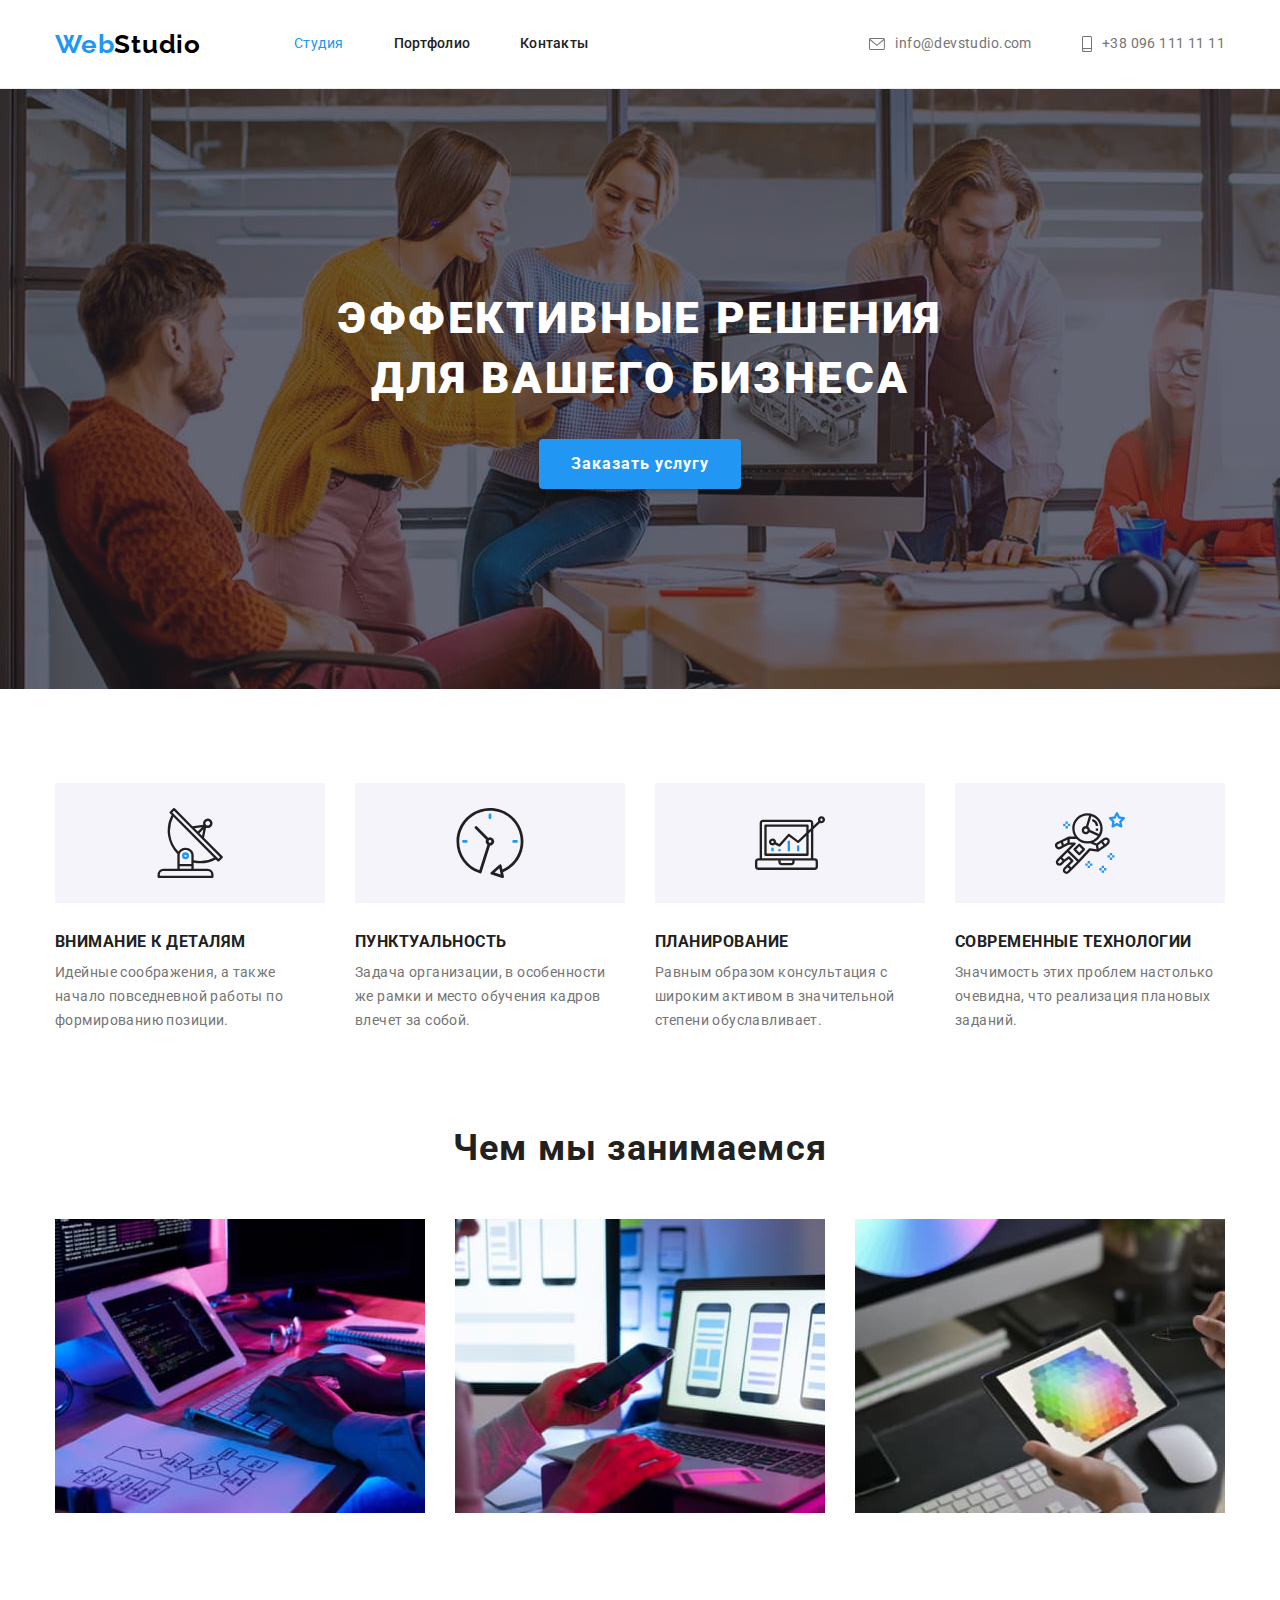
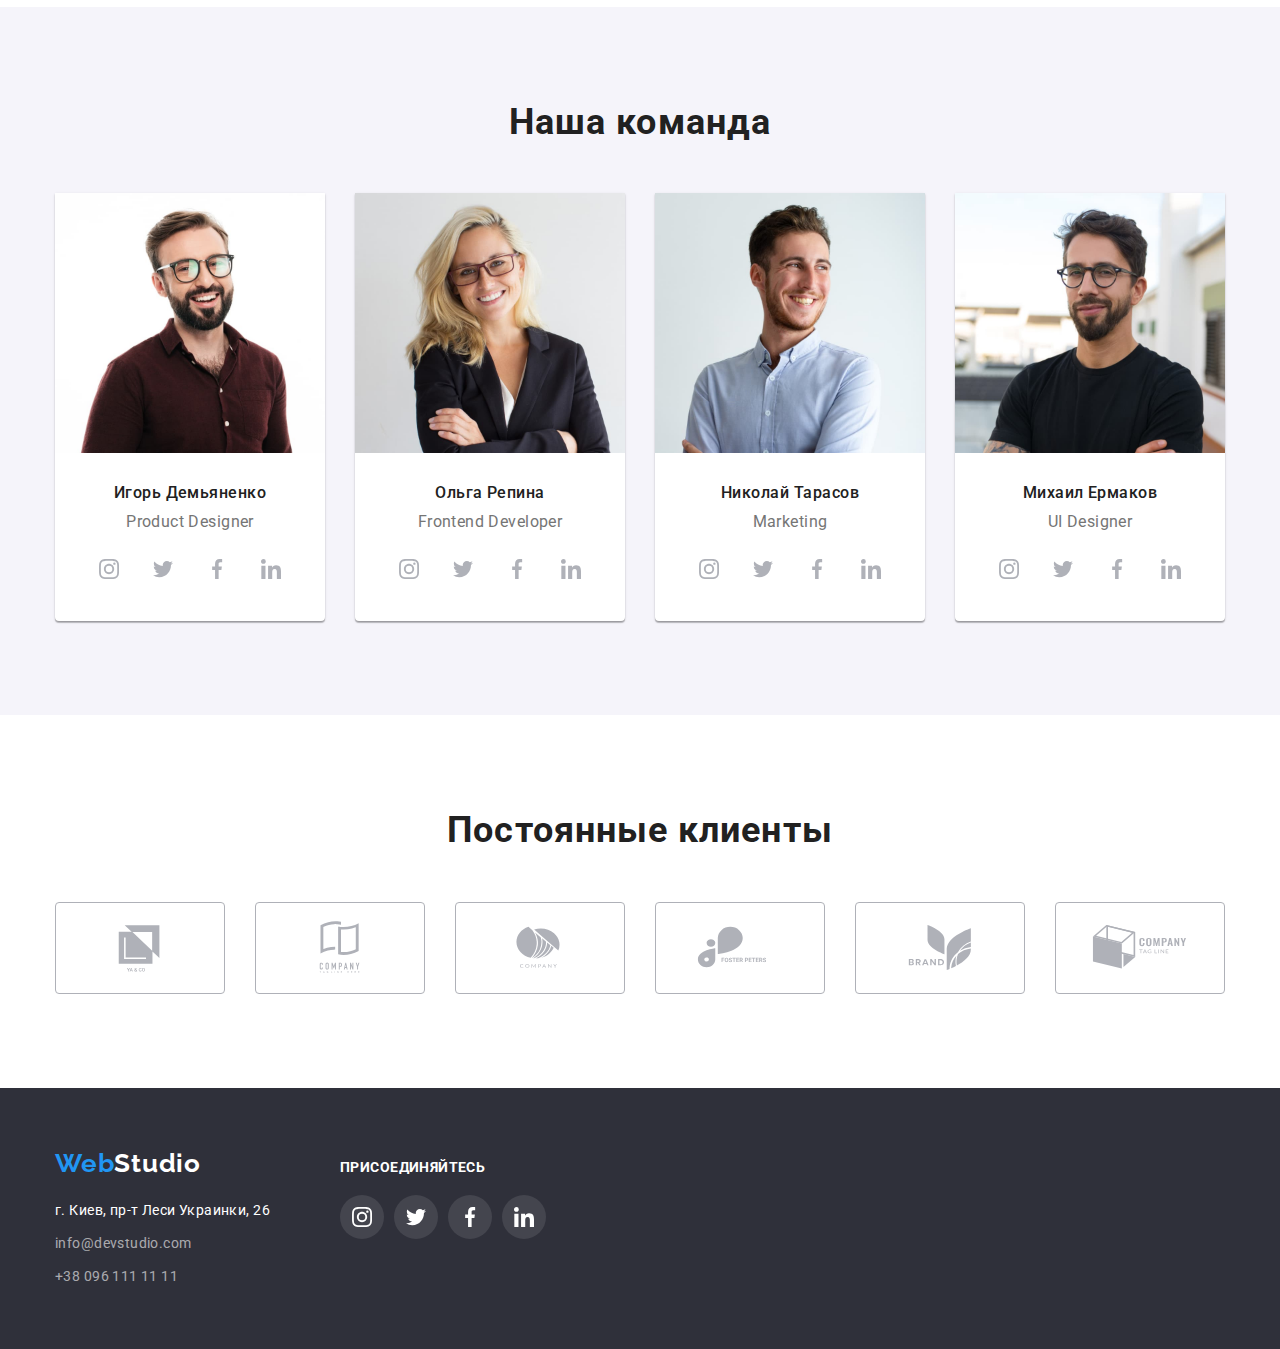
<file: index.html>
<!DOCTYPE html>
<html lang="ru">
  <head class="page-header">
    <meta charset="UTF-8" />
    <meta http-equiv="X-UA-Compatible" content="IE=edge" />
    <meta name="viewport" content="width=device-width, initial-scale=1.0" />
    <title>Студия</title>
    <link
      href="https://fonts.googleapis.com/css2?family=Raleway:wght@700&family=Roboto:wght@400;500;700;900&display=swap"
      rel="stylesheet"
    />
    <link
      rel="stylesheet"
      href="https://cdn.jsdelivr.net/npm/modern-normalize@1.1.0/modern-normalize.min.css"
    />
    <link rel="stylesheet" href="./css/style.css" />
  </head>
  <body>
    <!-- Хедер -->
    <header>
      <!-- Навигация -->

      <div class="container main-header">
        <nav class="navigation">
          <a href="./index.html" lang="en" class="logo"
            >Web<span class="logo-black">Studio</span></a
          >
          <ul class="site-nav">
            <li class="item-nav">
              <a href="./index.html" class="site-nav current">Студия</a>
            </li>

            <li class="item-nav">
              <a href="./portfolio.html" class="link">Портфолио</a>
            </li>

            <li class="item-nav"><a href="" class="link">Контакты</a></li>
          </ul>
        </nav>

        <!-- Контактная информация -->
        <ul class="contact-info">
          <li class="item-contact">
            <a href="mailto:info@devstudio.com" class="link-contact">
              <svg class="contact-mail">
                <use href="./images/icons.svg#mail"></use>
              </svg>
              info@devstudio.com</a
            >
          </li>

          <li class="item-contact">
            <a href="tel:+380961111111" class="link-contact">
              <svg class="contact-phone">
                <use href="./images/icons.svg#smartphone"></use>
              </svg>
              +38 096 111 11 11</a
            >
          </li>
        </ul>
      </div>
    </header>

    <!-- Основной контент -->
    <main>
      <!-- Герой -->
      <section class="hero">
        <div class="container major">
          <div class="hero-position">
            <h1 class="hero-title">Эффективные решения для вашего бизнеса</h1>
          </div>
          <button type="button" class="button maine">Заказать услугу</button>
        </div>
      </section>

      <!-- Наши особенности -->

      <section class="section peculiarities">
        <div class="container">
          <h2 class="visually-hidden">Наши особенности</h2>
          <ul class="benefits">
            <li class="benefits-item">
              <div class="wrapper">
                <svg class="benefits-icon" width="70" height="70">
                  <use href="./images/icons.svg#antenna"></use>
                </svg>
              </div>
              <h3 class="subtitle">Внимание к деталям</h3>
              <p>
                Идейные соображения, а также начало повседневной работы по формированию позиции.
              </p>
            </li>

            <li class="benefits-item">
              <div class="wrapper">
                <svg class="benefits-icon" width="70" height="70">
                  <use href="./images/icons.svg#clock"></use>
                </svg>
              </div>
              <h3 class="subtitle">Пунктуальность</h3>
              <p>
                Задача организации, в особенности же рамки и место обучения кадров влечет за собой.
              </p>
            </li>

            <li class="benefits-item">
              <div class="wrapper">
                <svg class="benefits-icon" width="70" height="70">
                  <use href="./images/icons.svg#diagram"></use>
                </svg>
              </div>
              <h3 class="subtitle">Планирование</h3>
              <p>
                Равным образом консультация с широким активом в значительной степени обуславливает.
              </p>
            </li>

            <li class="benefits-item">
              <div class="wrapper">
                <svg class="benefits-icon" width="70" height="70">
                  <use href="./images/icons.svg#astronaut"></use>
                </svg>
              </div>
              <h3 class="subtitle">Современные технологии</h3>
              <p>Значимость этих проблем настолько очевидна, что реализация плановых заданий.</p>
            </li>
          </ul>
        </div>
      </section>

      <!-- Чим мы занимаемся -->

      <section class="section">
        <div class="container">
          <h2 class="title">Чем мы занимаемся</h2>
          <ul class="services">
            <li class="services-item">
              <img src="./images/work/img.jpg" alt="Пишем код" width="370" height="294" />
            </li>

            <li class="services-item">
              <img src="./images/work/img1.jpg" alt="Дизайн страницы" width="370" height="294" />
            </li>

            <li class="services-item">
              <img
                src="./images/work/img2.jpg"
                alt="Дизайнерское оформление"
                width="370"
                height="294"
              />
            </li>
          </ul>
        </div>
      </section>

      <!-- Наша команда -->
      <section class="section team">
        <div class="container">
          <h2 class="title">Наша команда</h2>
          <ul class="employee-list">
            <li class="employee-card">
              <img
                src="./images/employees/img3.jpg"
                alt="Фото Игоря Демьяненко"
                width="270"
                height="260"
                class="photo"
              />
              <div class="employee-info">
                <h3 class="caption-team">Игорь Демьяненко</h3>
                <p lang="en" class="text">Product Designer</p>
                <ul class="social-list">
                  <li class="social-list-item">
                    <a href="" class="social-list-link">
                      <svg class="social-list-icon" width="20" height="20">
                        <use href="./images/icons.svg#instagram"></use>
                      </svg>
                    </a>
                  </li>
                  <li class="social-list-item">
                    <a href="" class="social-list-link">
                      <svg class="social-list-icon" width="20" height="20">
                        <use href="./images/icons.svg#twitter"></use>
                      </svg>
                    </a>
                  </li>
                  <li class="social-list-item">
                    <a href="" class="social-list-link">
                      <svg class="social-list-icon" width="20" height="20">
                        <use href="./images/icons.svg#facebook"></use>
                      </svg>
                    </a>
                  </li>
                  <li class="social-list-item">
                    <a href="" class="social-list-link">
                      <svg class="social-list-icon" width="20" height="20">
                        <use href="./images/icons.svg#linkedin"></use>
                      </svg>
                    </a>
                  </li>
                </ul>
              </div>
            </li>

            <li class="employee-card">
              <img
                src="./images/employees/img4.jpg"
                alt="Фото Ольги Репиной"
                width="270"
                height="260"
                class="photo"
              />
              <div class="employee-info">
                <h3 class="caption-team">Ольга Репина</h3>
                <p lang="en" class="text">Frontend Developer</p>
                <ul class="social-list">
                  <li class="social-list-item">
                    <a href="" class="social-list-link">
                      <svg class="social-list-icon" width="20" height="20">
                        <use href="./images/icons.svg#instagram"></use>
                      </svg>
                    </a>
                  </li>
                  <li class="social-list-item">
                    <a href="" class="social-list-link">
                      <svg class="social-list-icon" width="20" height="20">
                        <use href="./images/icons.svg#twitter"></use>
                      </svg>
                    </a>
                  </li>
                  <li class="social-list-item">
                    <a href="" class="social-list-link">
                      <svg class="social-list-icon" width="20" height="20">
                        <use href="./images/icons.svg#facebook"></use>
                      </svg>
                    </a>
                  </li>
                  <li class="social-list-item">
                    <a href="" class="social-list-link">
                      <svg class="social-list-icon" width="20" height="20">
                        <use href="./images/icons.svg#linkedin"></use>
                      </svg>
                    </a>
                  </li>
                </ul>
              </div>
            </li>

            <li class="employee-card">
              <img
                src="./images/employees/img5.jpg"
                alt="Фото Николая Тарасова"
                width="270"
                height="260"
                class="photo"
              />
              <div class="employee-info">
                <h3 class="caption-team">Николай Тарасов</h3>
                <p lang="en" class="text">Marketing</p>
                <ul class="social-list">
                  <li class="social-list-item">
                    <a href="" class="social-list-link">
                      <svg class="social-list-icon" width="20" height="20">
                        <use href="./images/icons.svg#instagram"></use>
                      </svg>
                    </a>
                  </li>
                  <li class="social-list-item">
                    <a href="" class="social-list-link">
                      <svg class="social-list-icon" width="20" height="20">
                        <use href="./images/icons.svg#twitter"></use>
                      </svg>
                    </a>
                  </li>
                  <li class="social-list-item">
                    <a href="" class="social-list-link">
                      <svg class="social-list-icon" width="20" height="20">
                        <use href="./images/icons.svg#facebook"></use>
                      </svg>
                    </a>
                  </li>
                  <li class="social-list-item">
                    <a href="" class="social-list-link">
                      <svg class="social-list-icon" width="20" height="20">
                        <use href="./images/icons.svg#linkedin"></use>
                      </svg>
                    </a>
                  </li>
                </ul>
              </div>
            </li>

            <li class="employee-card">
              <img
                src="./images/employees/img6.jpg"
                alt="Фото Михаила Ермакова"
                width="270"
                height="260"
                class="photo"
              />
              <div class="employee-info">
                <h3 class="caption-team">Михаил Ермаков</h3>
                <p lang="en" class="text">UI Designer</p>
                <ul class="social-list">
                  <li class="social-list-item">
                    <a href="" class="social-list-link">
                      <svg class="social-list-icon" width="20" height="20">
                        <use href="./images/icons.svg#instagram"></use>
                      </svg>
                    </a>
                  </li>
                  <li class="social-list-item">
                    <a href="" class="social-list-link">
                      <svg class="social-list-icon" width="20" height="20">
                        <use href="./images/icons.svg#twitter"></use>
                      </svg>
                    </a>
                  </li>
                  <li class="social-list-item">
                    <a href="" class="social-list-link">
                      <svg class="social-list-icon" width="20" height="20">
                        <use href="./images/icons.svg#facebook"></use>
                      </svg>
                    </a>
                  </li>
                  <li class="social-list-item">
                    <a href="" class="social-list-link">
                      <svg class="social-list-icon" width="20" height="20">
                        <use href="./images/icons.svg#linkedin"></use>
                      </svg>
                    </a>
                  </li>
                </ul>
              </div>
            </li>
          </ul>
        </div>
      </section>
    </main>

    <!-- Постоянные клиенты -->
    <section class="section">
      <div class="container">
        <h2 class="title">Постоянные клиенты</h2>
        <ul class="clients-list">
          <li class="clients-item">
            <a href="" class="clients-link">
              <svg class="clients-icon" width="106" height="60">
                <use href="./images/icons.svg#logo1"></use>
              </svg>
            </a>
          </li>
          <li class="clients-item">
            <a href="" class="clients-link">
              <svg class="clients-icon" width="106" height="60">
                <use href="./images/icons.svg#logo2"></use>
              </svg>
            </a>
          </li>
          <li class="clients-item">
            <a href="" class="clients-link">
              <svg class="clients-icon" width="106" height="60">
                <use href="./images/icons.svg#logo3"></use>
              </svg>
            </a>
          </li>
          <li class="clients-item">
            <a href="" class="clients-link">
              <svg class="clients-icon" width="106" height="60">
                <use href="./images/icons.svg#logo4"></use>
              </svg>
            </a>
          </li>
          <li class="clients-item">
            <a href="" class="clients-link">
              <svg class="clients-icon" width="106" height="60">
                <use href="./images/icons.svg#logo5"></use>
              </svg>
            </a>
          </li>
          <li class="clients-item">
            <a href="" class="clients-link">
              <svg class="clients-icon" width="106" height="60">
                <use href="./images/icons.svg#logo6"></use>
              </svg>
            </a>
          </li>
        </ul>
      </div>
    </section>

    <!-- Футер -->
    <footer class="footer basement">
      <div class="container cellar">
        <div class="company-address">
          <a href="./index.html" lang="en" class="logo footer">
            Web<span class="logo-white footer">Studio</span></a
          >
          <address>
            <ul class="end-page">
              <li class="address footer-entrance">г. Киев, пр-т Леси Украинки, 26</li>

              <li class="footer-entrance">
                <a href="mailto:info@devstudio.com" class="contact">info@devstudio.com</a>
              </li>

              <li>
                <a href="tel:+380961111111" class="contact">+38 096 111 11 11</a>
              </li>
            </ul>
          </address>
        </div>
        <div>
          <p class="subtitle-invitation">присоединяйтесь</p>
          <ul class="social-list">
            <li class="social-list-item">
              <a href="" class="social-list-link-footer">
                <svg class="social-list-icon" width="20" height="20">
                  <use href="./images/icons.svg#instagram"></use>
                </svg>
              </a>
            </li>
            <li class="social-list-item">
              <a href="" class="social-list-link-footer">
                <svg class="social-list-icon" width="20" height="20">
                  <use href="./images/icons.svg#twitter"></use>
                </svg>
              </a>
            </li>
            <li class="social-list-item">
              <a href="" class="social-list-link-footer">
                <svg class="social-list-icon" width="20" height="20">
                  <use href="./images/icons.svg#facebook"></use>
                </svg>
              </a>
            </li>
            <li class="social-list-item">
              <a href="" class="social-list-link-footer">
                <svg class="social-list-icon" width="20" height="20">
                  <use href="./images/icons.svg#linkedin"></use>
                </svg>
              </a>
            </li>
          </ul>
        </div>
      </div>
    </footer>
  </body>
</html>
</file>
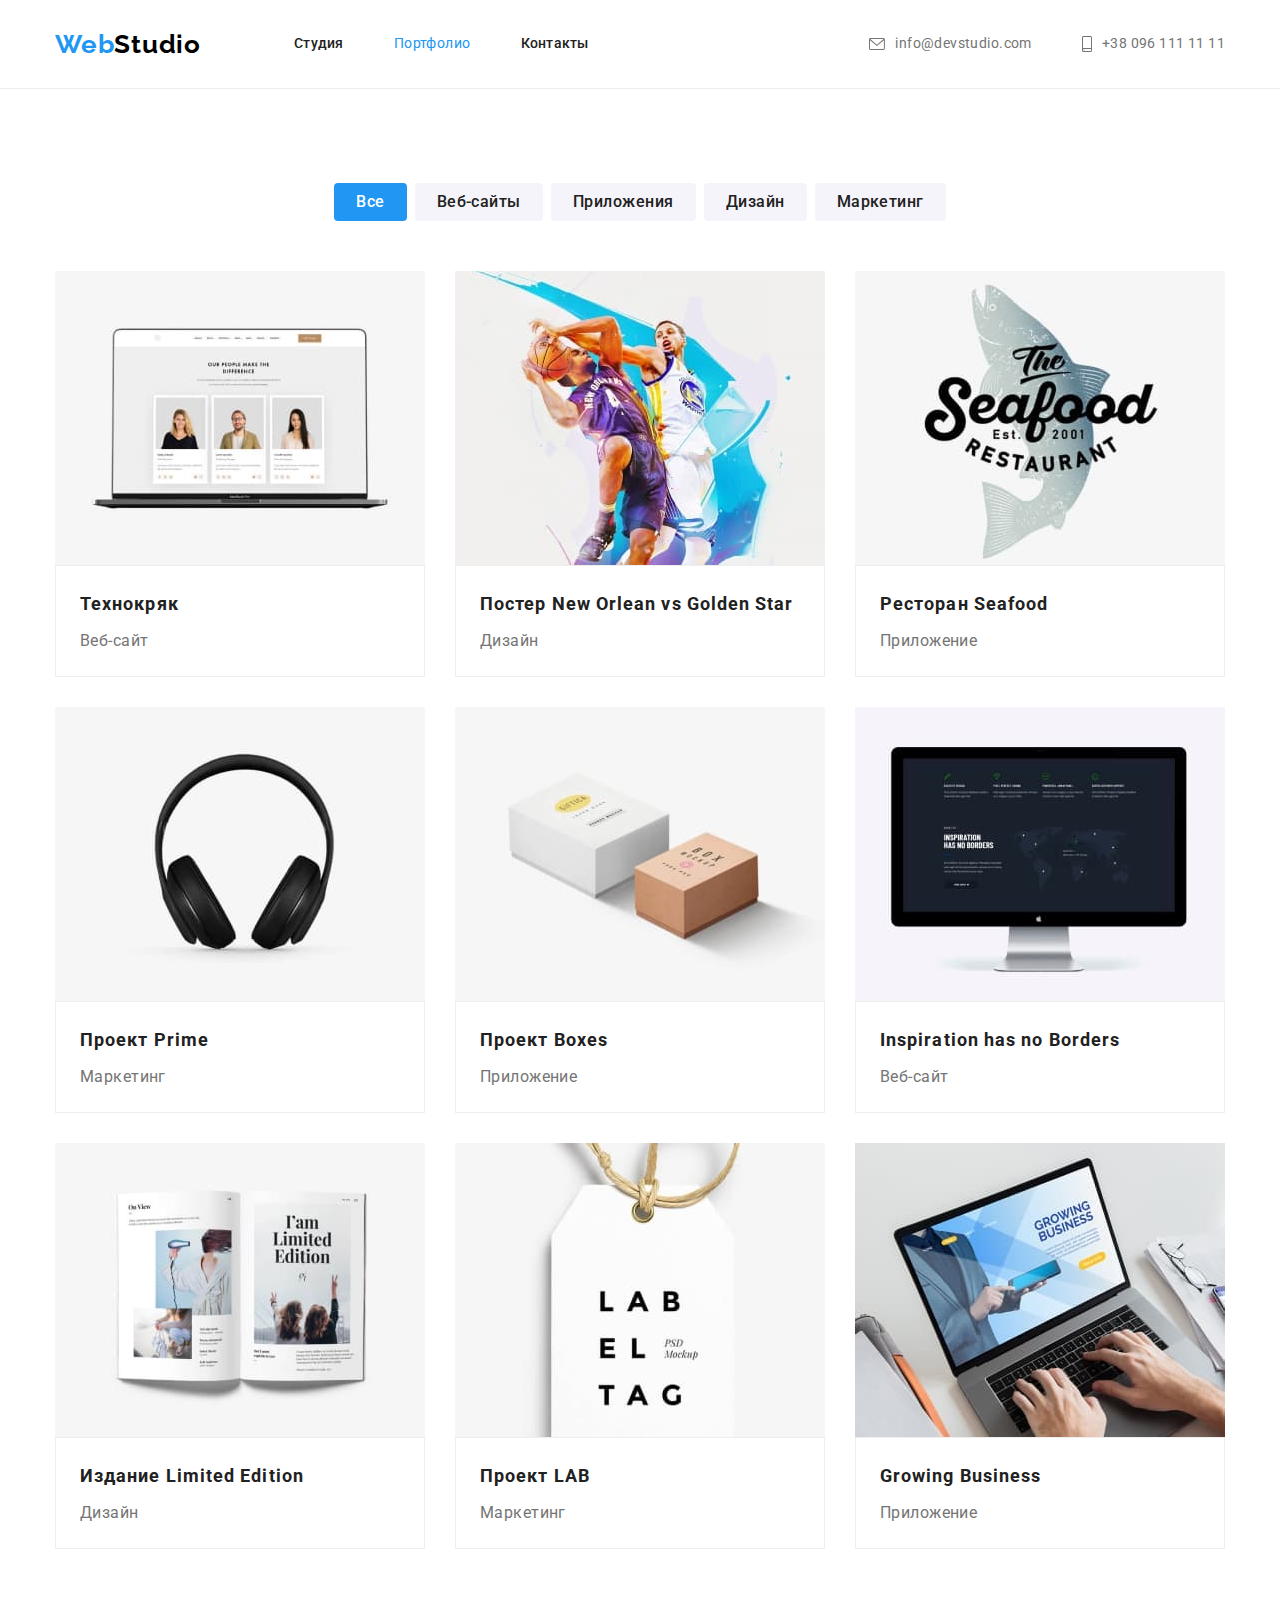
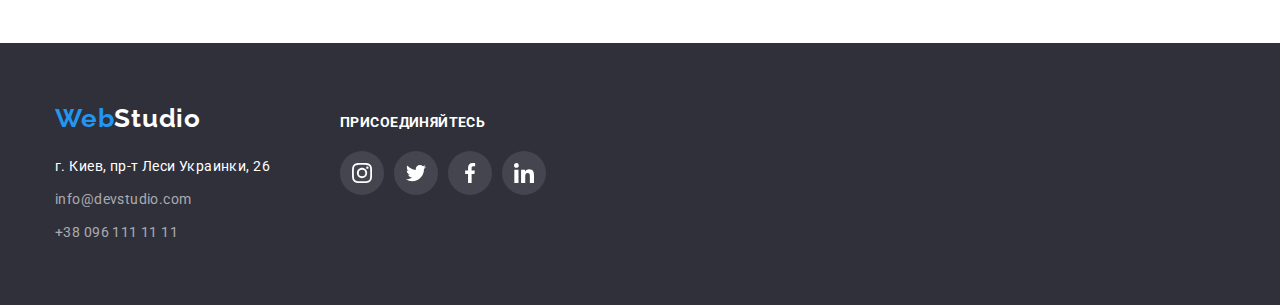
<file: portfolio.html>
<!DOCTYPE html>
<html lang="ru">
  <head>
    <meta charset="UTF-8" />
    <meta http-equiv="X-UA-Compatible" content="IE=edge" />
    <meta name="viewport" content="width=device-width, initial-scale=1.0" />
    <title>Портфолио</title>
    <link
      href="https://fonts.googleapis.com/css2?family=Raleway:wght@700&family=Roboto:wght@400;500;700;900&display=swap"
      rel="stylesheet"
    />
    <link
      rel="stylesheet"
      href="https://cdn.jsdelivr.net/npm/modern-normalize@1.1.0/modern-normalize.min.css"
    />
    <link rel="stylesheet" href="./css/style.css" />
  </head>
  <body>
    <!-- Хедер -->
    <header>
      <!-- Навігація -->
      <div class="container main-header">
        <nav class="navigation">
          <a href="./index.html" lang="en" class="logo"
            >Web<span class="logo-black">Studio</span></a
          >
          <ul class="site-nav">
            <li class="item-nav">
              <a href="./index.html" class="link">Студия</a>
            </li>

            <li class="item-nav">
              <a href="./portfolio.html" class="site-nav current">Портфолио</a>
            </li>

            <li class="item-nav"><a href="" class="link">Контакты</a></li>
          </ul>
        </nav>

        <!-- Контактна інформація -->

        <ul class="contact-info">
          <li class="item-contact">
            <a href="mailto:info@devstudio.com" class="link-contact">
              <svg class="contact-mail">
                <use href="./images/icons.svg#mail"></use>
              </svg>
              info@devstudio.com</a
            >
          </li>

          <li class="item-contact">
            <a href="tel:+380961111111" class="link-contact">
              <svg class="contact-phone">
                <use href="./images/icons.svg#smartphone"></use>
              </svg>
              +38 096 111 11 11</a
            >
          </li>
        </ul>
      </div>
    </header>

    <!-- Основний контент -->
    <main>
      <!-- Фільтр -->

      <section class="section">
        <div class="container">
          <h1 class="visually-hidden">Список проектов</h1>
          <ul class="filter">
            <li class="filter-item">
              <button type="button" class="button secondary current">Все</button>
            </li>
            <li class="filter-item">
              <button type="button" class="button secondary">Веб-сайты</button>
            </li>
            <li class="filter-item">
              <button type="button" class="button secondary">Приложения</button>
            </li>
            <li class="filter-item">
              <button type="button" class="button secondary">Дизайн</button>
            </li>
            <li class="filter-item">
              <button type="button" class="button secondary">Маркетинг</button>
            </li>
          </ul>

          <!-- Картотека проектів -->

          <ul class="card-set">
            <li class="item">
              <img
                src="./images/projects/technocryac.jpg"
                alt="люди на экране компьютера"
                width="370"
                height="294"
              />
              <div class="name-projects">
                <h2 class="subject">Технокряк</h2>
                <p class="name-project">Веб-сайт</p>
              </div>
            </li>

            <li class="item">
              <img
                src="./images/projects/neworlean.jpg"
                alt="двое мужчин играют в баскетбол"
                width="370"
                height="294"
              />
              <div class="name-projects">
                <h2 class="subject">Постер <span lang="en">New Orlean vs Golden Star</span></h2>
                <p class="name-project">Дизайн</p>
              </div>
            </li>

            <li class="item">
              <img
                src="./images/projects/seafood.jpg"
                alt="логотип ресторана Сифуд"
                width="370"
                height="294"
              />
              <div class="name-projects">
                <h2 class="subject">Ресторан <span lang="en">Seafood</span></h2>
                <p class="name-project">Приложение</p>
              </div>
            </li>

            <li class="item">
              <img
                src="./images/projects/prime.jpg"
                alt="черные наушники"
                width="370"
                height="294"
              />
              <div class="name-projects">
                <h2 class="subject">Проект <span lang="en">Prime</span></h2>
                <p class="name-project">Маркетинг</p>
              </div>
            </li>

            <li class="item">
              <img
                src="./images/projects/boxes.jpg"
                alt="белая и коричневая коробки"
                width="370"
                height="294"
              />
              <div class="name-projects">
                <h2 class="subject">Проект <span lang="en">Boxes</span></h2>
                <p class="name-project">Приложение</p>
              </div>
            </li>

            <li class="item">
              <img
                src="./images/projects/inspiration.jpg"
                alt="екран монитора с помеченной картой"
                width="370"
                height="294"
              />
              <div class="name-projects">
                <h2 lang="en" class="subject">Inspiration has no Borders</h2>
                <p class="name-project">Веб-сайт</p>
              </div>
            </li>

            <li class="item">
              <img
                src="./images/projects/limitededition.jpg"
                alt="открытая книга"
                width="370"
                height="294"
              />
              <div class="name-projects">
                <h2 class="subject">Издание <span lang="en">Limited Edition</span></h2>
                <p class="name-project">Дизайн</p>
              </div>
            </li>

            <li class="item">
              <img src="./images/projects/lab.jpg" alt="этикетка" width="370" height="294" />
              <div class="name-projects">
                <h2 class="subject">Проект <span lang="en">LAB</span></h2>
                <p class="name-project">Маркетинг</p>
              </div>
            </li>

            <li class="item">
              <img
                src="./images/projects/growing.jpg"
                alt="на мониторе компьютера открыта презентация проекта растущий бизнес"
                width="370"
                height="294"
              />
              <div class="name-projects">
                <h2 lang="en" class="subject">Growing Business</h2>
                <p class="name-project">Приложение</p>
              </div>
            </li>
          </ul>
        </div>
      </section>
    </main>

    <!-- Футер -->
    <footer class="footer basement">
      <div class="container cellar">
        <div class="company-address">
          <a href="./index.html" lang="en" class="logo footer">
            Web<span class="logo-white footer">Studio</span></a
          >
          <address>
            <ul class="end-page">
              <li class="address footer-entrance">г. Киев, пр-т Леси Украинки, 26</li>

              <li class="footer-entrance">
                <a href="mailto:info@devstudio.com" class="contact">info@devstudio.com</a>
              </li>

              <li>
                <a href="tel:+380961111111" class="contact">+38 096 111 11 11</a>
              </li>
            </ul>
          </address>
        </div>
        <div>
          <p class="subtitle-invitation">присоединяйтесь</p>
          <ul class="social-list">
            <li class="social-list-item">
              <a href="" class="social-list-link-footer">
                <svg class="socail-list-icon" width="20" height="20">
                  <use href="./images/icons.svg#instagram"></use>
                </svg>
              </a>
            </li>
            <li class="social-list-item">
              <a href="" class="social-list-link-footer">
                <svg class="socail-list-icon" width="20" height="20">
                  <use href="./images/icons.svg#twitter"></use>
                </svg>
              </a>
            </li>
            <li class="social-list-item">
              <a href="" class="social-list-link-footer">
                <svg class="socail-list-icon" width="20" height="20">
                  <use href="./images/icons.svg#facebook"></use>
                </svg>
              </a>
            </li>
            <li class="social-list-item">
              <a href="" class="social-list-link-footer">
                <svg class="socail-list-icon" width="20" height="20">
                  <use href="./images/icons.svg#linkedin"></use>
                </svg>
              </a>
            </li>
          </ul>
        </div>
      </div>
    </footer>
  </body>
</html>
</file>
<file: css/style.css>
h1,
h2,
h3,
h4,
h5,
h6,
p {
  margin-top: 0;
  margin-bottom: 0;
}

ul,
ol {
  margin-top: 0;
  margin-bottom: 0;
  padding-left: 0;
  list-style: none;
}

img {
  display: block;
}

a {
  text-decoration: none;
}

/* Переменные */
:root {
  --primary-text-color: #757575;
  --title-text-color: #212121;
  --accent-color: #2196f3;
  --background-dark: #2f303a;
  --contrasting-color: #ffffff;
  --svg-color: #afb1b8;
  --background-secondary-color: #f5f4fa;
}

/* Body */
body {
  background-color: var(--contrasting-color);
  color: var(--primary-text-color);
  font-family: Roboto, sans-serif;
  font-size: 14px;
  line-height: 1.71;
  letter-spacing: 0.03em;
}

.button {
  color: var(--contrasting-color);
  background-color: var(--accent-color);
  border: none;
  font-family: inherit;
  cursor: pointer;
  font-weight: 500;
  font-size: 16px;
  line-height: 1.62;
  letter-spacing: 0.03em;
  border-radius: 4px;
}

/* =====================Общие стили=============== */

/* ==================Навигация===================== */

header {
  border-bottom: 1px solid #ececec;
}

.container {
  width: 1200px;
  margin-left: auto;
  margin-right: auto;
  padding-left: 15px;
  padding-right: 15px;
}

.section {
  padding-bottom: 94px;
  padding-top: 94px;
}

.main-header,
.site-nav,
.navigation,
.item-nav {
  display: flex;
  align-items: center;
}

.logo {
  font-family: Raleway, sans-serif;
  color: var(--accent-color);
  font-weight: 700;
  font-size: 26px;
  line-height: 1.19;
  letter-spacing: 0.03em;
  margin-right: 93px;
}

.link,
.current {
  color: var(--title-text-color);
  padding: 32px 0;
  display: block;
}

.logo-black {
  color: #000000;
}

.logo-white {
  color: var(--contrasting-color);
}

.site-nav .item-nav:not(:last-child) {
  margin-right: 50px;
}

.site-nav .link {
  font-weight: 500;
  line-height: 1.14;
  letter-spacing: 0.02em;
}

.site-nav .link:hover,
.site-nav .link:focus {
  color: var(--accent-color);
}

.site-nav.current {
  color: var(--accent-color);
}

/* ===================/Навигация====================== */

/* ===================Контактная информация=========== */

.contact-info {
  display: flex;
  margin-left: auto;
}

.link-contact {
  color: var(--primary-text-color);
}

.link-contact:hover,
.link-contact:focus {
  color: var(--accent-color);
}

.contact-info .item-contact + .item-contact {
  margin-left: 50px;
}

.link-contact {
  padding: 32px 0;
  display: flex;
  align-items: center;
}

.contact-mail {
  width: 16px;
  height: 12px;
  fill: currentColor;
  margin-right: 10px;
}

.contact-phone {
  width: 10px;
  height: 16px;
  fill: currentColor;
  margin-right: 10px;
}

.contact-mail:hover,
.contact-mail:focus {
  fill: currentColor;
}

.contact-phone:hover,
.contact-phone:focus {
  fill: currentColor;
}

/* ===================/Контактная информация=========== */

/* ===================Footer============================ */
.visually-hidden {
  position: absolute;
  width: 1px;
  height: 1px;
  padding: 0;
  margin: -1px;
  overflow: hidden;
  clip: rect(0, 0, 0, 0);
  white-space: nowrap;
  border: 0;
}

.address {
  color: var(--contrasting-color);
  font-style: normal;
  margin-right: 70px;
}

.contact {
  color: rgba(255, 255, 255, 0.6);
  font-style: normal;
}

.contact:hover,
.contact:focus {
  color: var(--accent-color);
}

.footer {
  background-color: var(--background-dark);
}

.basement {
  padding-top: 60px;
  padding-bottom: 60px;
}

.end-page {
  margin-top: 20px;
}
.footer-entrance {
  margin-bottom: 9px;
}

.subtitle-invitation {
  color: var(--contrasting-color);
  font-weight: 700;
  line-height: 1.14;
  letter-spacing: 0.03em;
  text-transform: uppercase;
  margin-bottom: 20px;
  margin-top: 12px;
}

.cellar {
  display: flex;
}

.social-list-link-footer {
  display: flex;
  justify-content: center;
  align-items: center;
  width: 44px;
  height: 44px;
  border-radius: 50%;
  background-color: rgba(255, 255, 255, 0.1);
  fill: var(--contrasting-color);
}

.social-list-link-footer:hover,
.social-list-link-footer:focus {
  background-color: var(--accent-color);
}
/* ===================/Footer============================ */

/* =====================/Общие стили=============== */

/* =====================Студия======================== */

/* ====================Герой=========================== */
.hero {
  padding: 200px 0;
  background-image: linear-gradient(rgba(47, 48, 58, 0.4), rgba(47, 48, 58, 0.4)),
    url(../images/backgroundimage.jpg);
  background-color: #c4c4c4;
  background-size: cover;
}

.container.major {
  text-align: center;
}

.hero-position {
  display: flex;
  justify-content: center;
}

.hero-title {
  color: var(--contrasting-color);
  font-weight: 900;
  font-size: 44px;
  line-height: 1.36;
  text-transform: uppercase;
  letter-spacing: 0.06em;
  width: 696px;
}

.maine {
  display: inline-block;
  padding: 10px 32px;
  font-weight: 700;
  font-size: 16px;
  line-height: 1.88;
  text-align: center;
  letter-spacing: 0.06em;
  box-shadow: 0px 4px 4px rgba(0, 0, 0, 0.15);
  margin-top: 30px;
}

.button.maine:hover,
.button.maine:focus {
  background-color: #188ce8;
}

/* ====================/Герой=========================== */

/* ====================Наши особенности================== */

.peculiarities {
  padding-bottom: 0;
}
.subtitle {
  color: var(--title-text-color);
  font-weight: 700;
  line-height: 1.14;
  letter-spacing: 0.03em;
  text-transform: uppercase;
  margin-bottom: 10px;
  margin-top: 30px;
}

.benefits {
  display: flex;
}

.benefits-item {
  min-width: 270px;
}

.benefits .benefits-item:not(:last-child) {
  margin-right: 30px;
}

.wrapper {
  display: flex;
  justify-content: center;
  align-items: center;
  width: 100%;
  height: 120px;
  background-color: var(--background-secondary-color);
}

/* =======================/Наши особенности==================== */

/* ========================Чем мы занимаемся==================== */

.title {
  color: var(--title-text-color);
  font-weight: 700;
  font-size: 36px;
  line-height: 1.17;
  text-align: center;
  letter-spacing: 0.03em;
  margin-bottom: 50px;
}

.services {
  display: flex;
}

.services .services-item:not(:last-child) {
  margin-right: 30px;
}

/* ========================/Чем мы занимаемся==================== */

/* ======================== Наша команда ========================*/

.team {
  background-color: var(--background-secondary-color);
}

.employee-list {
  display: flex;
  flex-wrap: wrap;
  gap: 30px;
}

.employee-card {
  flex-basis: calc(100%-90px / 4);
  box-shadow: 0px 1px 3px rgba(0, 0, 0, 0.12), 0px 1px 1px rgba(0, 0, 0, 0.14),
    0px 2px 1px rgba(0, 0, 0, 0.2);
  border-radius: 0px 0px 4px 4px;
  width: 270px;
  background-color: var(--contrasting-color);
}

.employee-info {
  padding: 30px 0;
}

.caption-team {
  font-weight: 500;
  font-size: 16px;
  line-height: 1.19;
  letter-spacing: 0.03em;
  color: var(--title-text-color);
  text-align: center;
  margin-bottom: 10px;
}

.text {
  font-size: 16px;
  line-height: 1.19;
  margin-bottom: 16px;
  text-align: center;
}

.social-list {
  display: flex;
  justify-content: center;
  gap: 10px;
}

.social-list-link {
  display: flex;
  justify-content: center;
  align-items: center;
  width: 44px;
  height: 44px;
  border-radius: 50%;
  background-color: var(--contrasting-color);
  fill: var(--svg-color);
}

.social-list-link:hover,
.social-list-link:focus {
  background-color: var(--accent-color);
  fill: var(--contrasting-color);
}

/* =========================Постоянные клиенты================= */
.clients-list {
  display: flex;
  justify-content: center;
  align-items: center;
  gap: 30px;
  flex-wrap: wrap;
}

.clients-link {
  display: flex;
  justify-content: center;
  align-items: center;
  border: 1px solid var(--svg-color);
  border-radius: 4px;
  width: 170px;
  height: 92px;
  color: var(--svg-color);
}

.clients-link:hover,
.clients-link:focus {
  border-color: var(--accent-color);
  color: var(--accent-color);
}

.clients-icon {
  fill: currentColor;
}

.clients-icon:hover,
.clients-icon:focus {
  fill: currentColor;
}

/* ======================== /Постоянные клиенты================= */
/*  ======================/Студія============================ */

/* ======================Портфоліо=========================== */
/* =======================Фильтр============================== */

.button.secondary {
  display: inline-block;
  padding: 6px 22px;
  color: #212121;
  background-color: #f5f4fa;
}

.button.secondary:hover,
.button.secondary:focus {
  color: var(--contrasting-color);
  background-color: var(--accent-color);
  box-shadow: 0px 3px 1px rgba(0, 0, 0, 0.1), 0px 1px 2px rgba(0, 0, 0, 0.08),
    0px 2px 2px rgba(0, 0, 0, 0.12);
}

.button.secondary.current {
  background-color: var(--accent-color);
  color: var(--contrasting-color);
}

.filter {
  display: flex;
  justify-content: center;
  margin-bottom: 50px;
}

.filter .filter-item:not(:last-child) {
  margin-right: 8px;
}

/* =======================/Фильтр============================== */

/* =======================Картотека проектов====================== */
.subject {
  font-weight: 700;
  font-size: 18px;
  line-height: 2;
  letter-spacing: 0.06em;
  color: var(--title-text-color);
  margin-bottom: 4px;
}

.name-projects {
  font-size: 16px;
  line-height: 1.88;
  padding-top: 20px;
  padding-bottom: 20px;
  padding-left: 24px;
  padding-right: 24px;
  border: 1px solid #eeeeee;
}

.card-set {
  display: flex;
  flex-wrap: wrap;
  column-gap: 30px;
  row-gap: 30px;
}

.item {
  width: 370px;
  flex-basis: calc(100%-60px / 3);
}

.item:hover,
.item:focus {
  box-shadow: 0px 1px 1px rgba(0, 0, 0, 0.12), 0px 4px 4px rgba(0, 0, 0, 0.06),
    1px 4px 6px rgba(0, 0, 0, 0.16);
}

/* =======================/Картотека проектов====================== */
</file>
